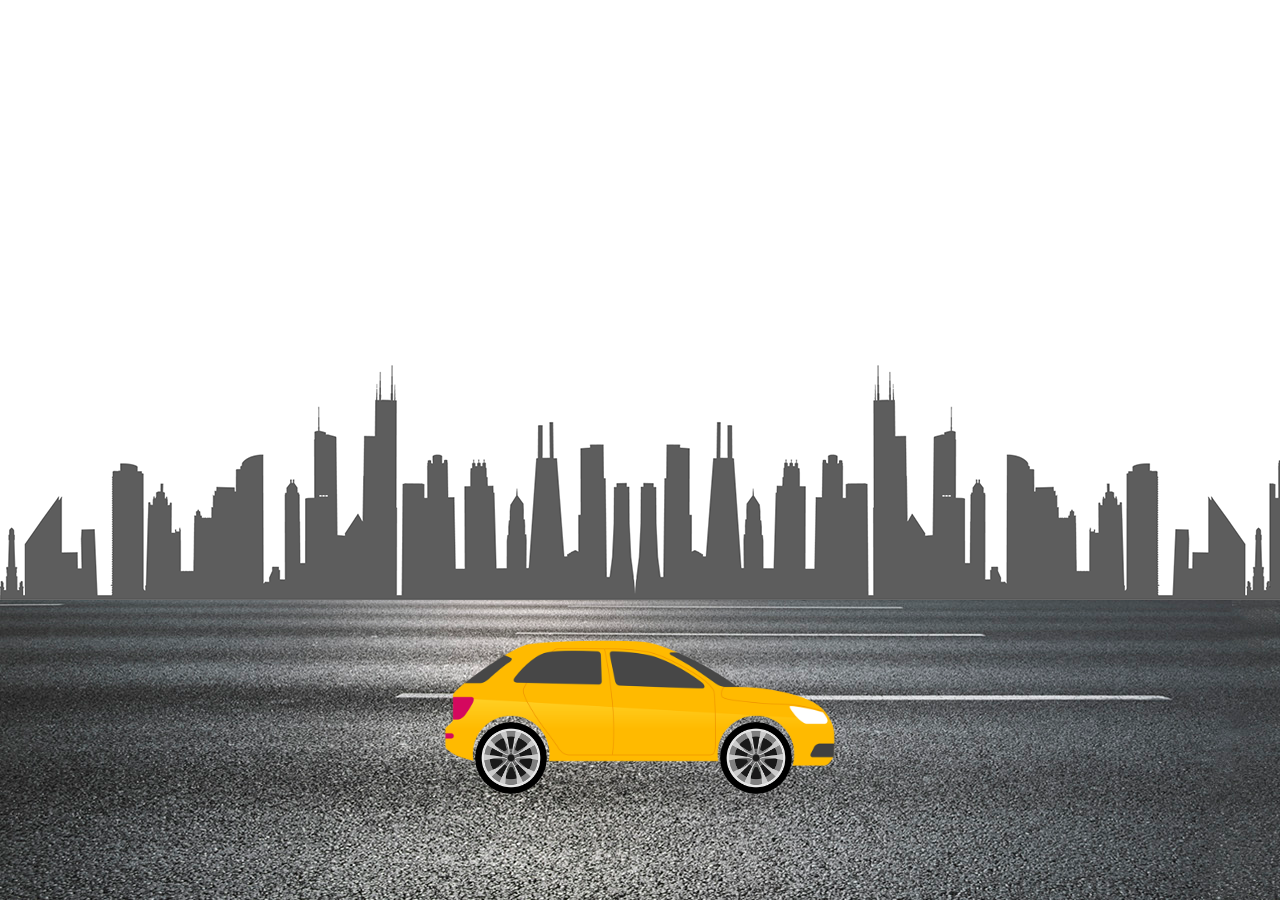
<file: assignments/assignment-04/CASE-06/index.html>
<!DOCTYPE html>
<html lang="en">
<head>
    <meta charset="UTF-8">
    <title>car-moving</title>
    <!--normalize.css-->
    <link rel="stylesheet" href="assets/style/normalize.css">

    <!--styles.css-->
    <link rel="stylesheet" href="assets/style/styles2.css">
</head>
<body>
<div class="road"></div>
<div class="building"></div>
<div class="car">
    <img src="assets/image/car.png">
</div>
<div class="wheel">
    <img src="assets/image/wheel.png" class="back">
    <img src="assets/image/wheel.png" class="front">
</div>
</body>
</html>
</file>
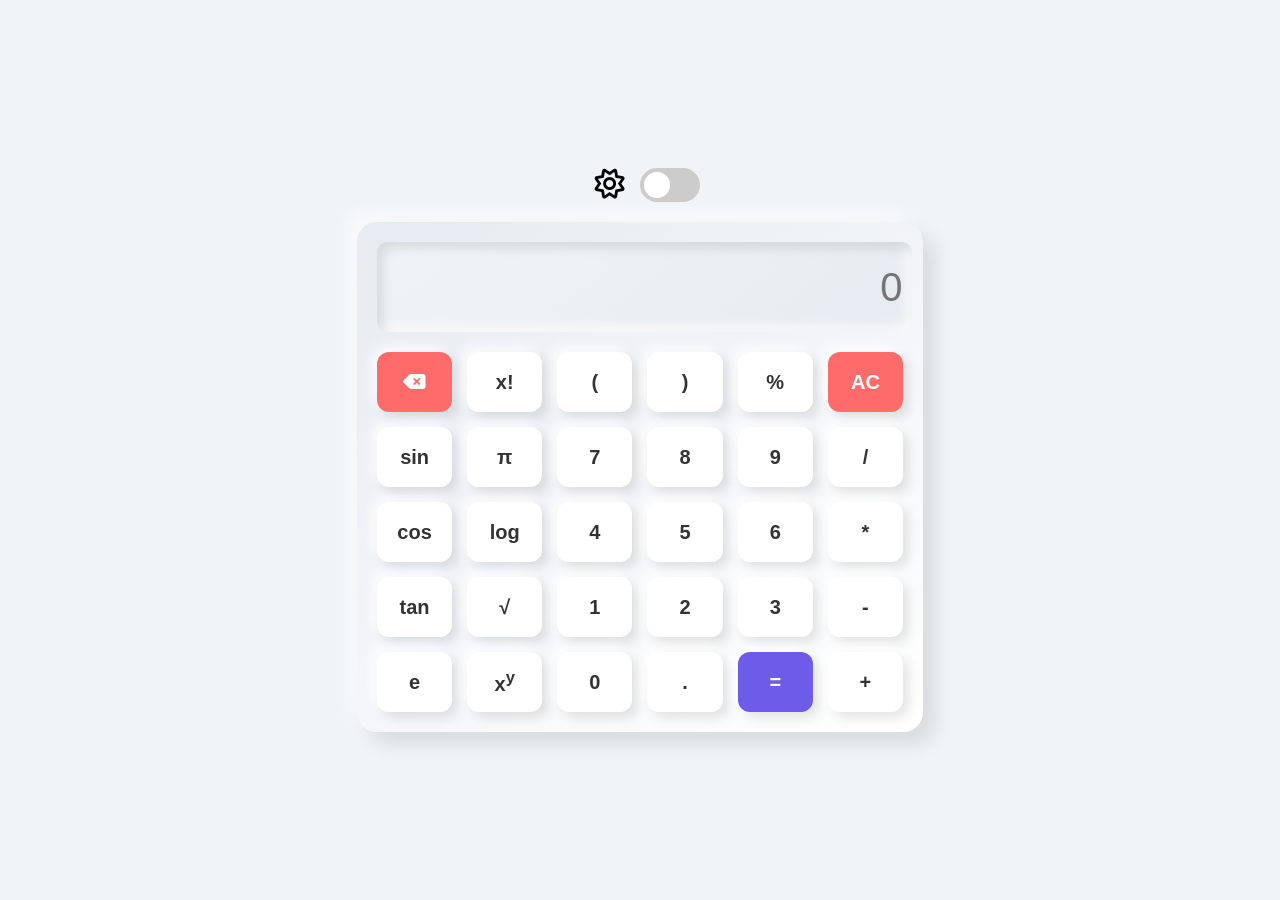
<file: assignments/calculator/src/index.html>
<!DOCTYPE html>
<html lang="en">
<head>
    <meta charset="UTF-8">
    <meta name="viewport" content="width=device-width, initial-scale=1.0">
    <title>Advanced Calculator</title>
    <!-- Custom CSS -->
    <link rel="stylesheet" href="styles/style.css">

    <!-- Font Awesome -->
    <link rel="stylesheet" href="https://cdnjs.cloudflare.com/ajax/libs/font-awesome/6.0.0-beta3/css/all.min.css">

    <!-- jQuery -->
    <script src="https://code.jquery.com/jquery-3.6.0.min.js"></script>
</head>
<body>

    <div class="switch-container">
        <div class="icon">
            <i class="fa-regular fa-sun" id="mode-icon"></i> <!-- Ensure you use 'fas' for solid icons -->
        </div>
        <label class="switch">
            <input type="checkbox" id="mode-toggle">
            <span class="slider round">
        </span>
        </label>
    </div>

    <div class="cal-container">
        <div class="cal-screen">
            <input id="cal-view" type="text" placeholder="0">
        </div>
        <div class="cal-keys">
            <div class="cal-row">
                <button class="clear-btn" id="backspace-btn">
                    <i class="fa-solid fa-delete-left"></i>
                </button>
                <button onclick="factorial()">x!</button>
                <button class="cal-key">(</button>
                <button class="cal-key">)</button>
                <button class="cal-key">%</button>
                <button class="clear-btn" id="clear-btn">AC</button>
            </div>
            <div class="cal-row">
                <button onclick="sin()">sin</button>
                <button onclick="pi()">π</button>
                <button class="cal-key">7</button>
                <button class="cal-key">8</button>
                <button class="cal-key">9</button>
                <button class="cal-key">/</button>
            </div>
            <div class="cal-row">
                <button onclick="cos()">cos</button>
                <button onclick="log()">log</button>
                <button class="cal-key">4</button>
                <button class="cal-key">5</button>
                <button class="cal-key">6</button>
                <button class="cal-key">*</button>
            </div>
            <div class="cal-row">
                <button onclick="tan()">tan</button>
                <button onclick="sqrt()">√</button>
                <button class="cal-key">1</button>
                <button class="cal-key">2</button>
                <button class="cal-key">3</button>
                <button class="cal-key">-</button>
            </div>
            <div class="cal-row">
                <button onclick="e()">e</button>
                <button onclick="pow()">x<sup>y</sup></button>
                <button class="cal-key">0</button>
                <button class="cal-key">.</button>
                <button class="equal-btn" id="equal-btn">=</button>
                <button class="cal-key">+</button>
            </div>
        </div>
    </div>

<script src="scripts/script.js"></script>
</body>
</html>
</file>
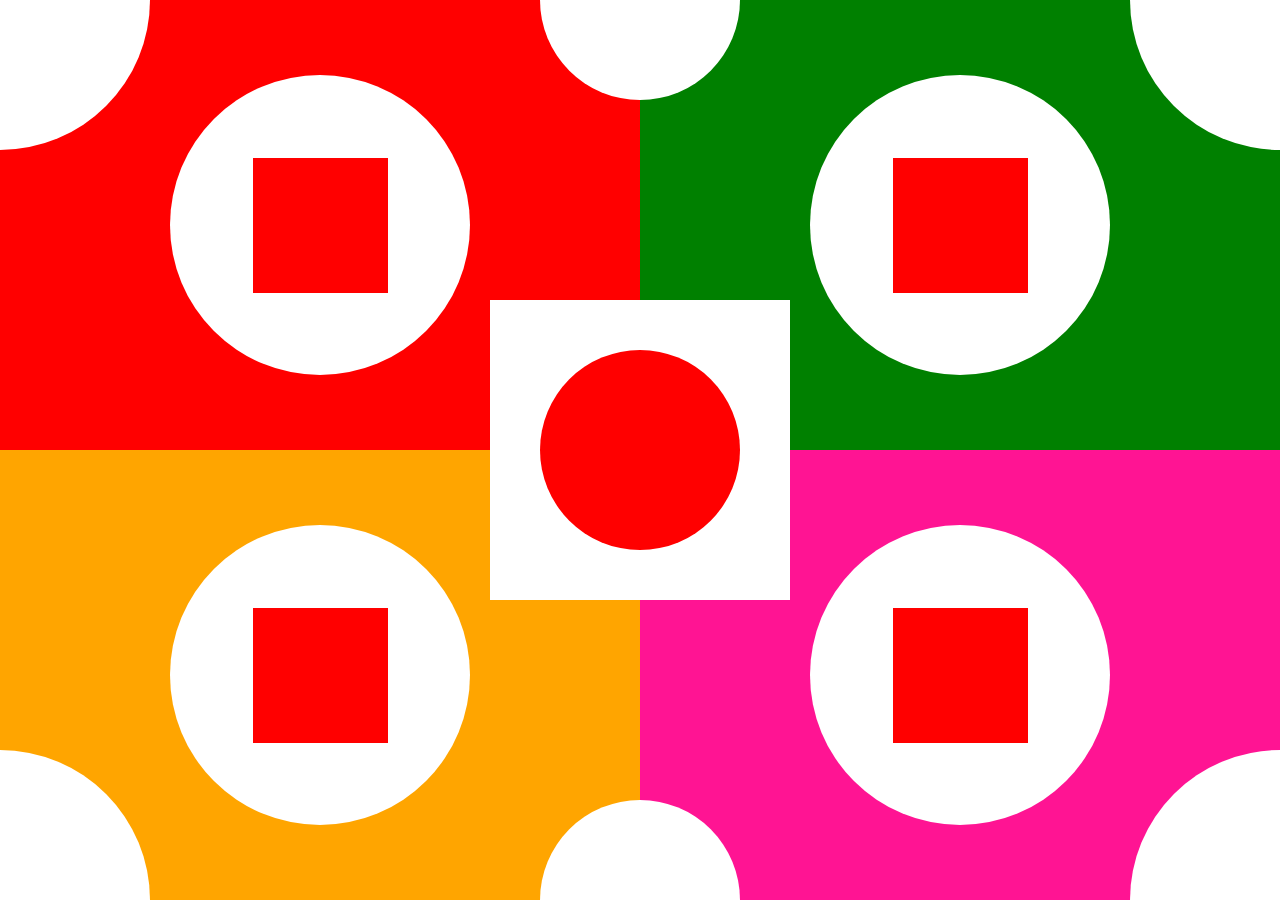
<file: assignments/assignment-03/CASE-01/case-01.html>
<!DOCTYPE html>
<html lang="en">
<head>
    <meta charset="UTF-8">
    <meta name="viewport" content="width=device-width, initial-scale=1.0">
    <title>case-01</title>
    <link rel="stylesheet" href="../assets/styles/normalize.css">
    <style>
        body, html {
            margin: 0;
            padding: 0;
            height: 100%;
            display: flex;
            justify-content: center;
            align-items: center;
            overflow: hidden;
        }
        .container {
            position: relative;
            width: 100vw;
            height: 100vh;
            display: flex;
            flex-wrap: wrap;
        }
        .quadrant {
            position: relative;
            width: 50%;
            height: 50%;
            display: flex;
            justify-content: center;
            align-items: center;
        }
        .quadrant.red { background-color: red; }
        .quadrant.green { background-color: green; }
        .quadrant.orange { background-color: orange; }
        .quadrant.pink { background-color: deeppink; }

        .circle {
            position: absolute;
            width: 300px;
            height: 300px;
            background-color: white;
            border-radius: 50%;
            display: flex;
            justify-content: center;
            align-items: center;
        }

        .square {
            width: 45%;
            height: 45%;
            background-color: red;
        }

        .center-square {
            position: absolute;
            top: 50%;
            left: 50%;
            transform: translate(-50%, -50%);
            width: 300px;
            height: 300px;
            background-color: white;
            display: flex;
            justify-content: center;
            align-items: center;
        }

        .center-square .circle {
            width: 200px;
            height: 200px;
            background-color: red;
            border-radius: 50%;
        }

        .left-top-corner-quarter-circle {
            position: absolute;
            top: 0;
            left: 0;
            width: 150px;
            height: 150px;
            background-color: white;
            border-radius:0 0 100% 0  ;
        }

        .right-top-corner-quarter-circle {
            position: absolute;
            top: 0;
            right: 0;
            width: 150px;
            height: 150px;
            background-color: white;
            border-radius: 0 0 0 100%;
        }

        .left-bottom-corner-quarter-circle {
            position: absolute;
            bottom: 0;
            left: 0;
            width: 150px;
            height: 150px;
            background-color: white;
            border-radius: 0 100% 0 0;
        }


        .right-bottom-corner-quarter-circle {
            position: absolute;
            bottom: 0;
            right: 0;
            width: 150px;
            height: 150px;
            background-color: white;
            border-radius: 100% 0 0 0;
        }

        .left-top-corner-quarter-circle-in {
            position: absolute;
            top: 0;
            left: 0;
            width: 100px;
            height: 100px;
            background-color: white;
            border-radius:0 0 100% 0  ;
        }

        .right-top-corner-quarter-circle-in {
            position: absolute;
            top: 0;
            right: 0;
            width: 100px;
            height: 100px;
            background-color: white;
            border-radius: 0 0 0 100%;
        }

        .left-bottom-corner-quarter-circle-in {
            position: absolute;
            bottom: 0;
            left: 0;
            width: 100px;
            height: 100px;
            background-color: white;
            border-radius: 0 100% 0 0;
        }

        .right-bottom-corner-quarter-circle-in {
            position: absolute;
            bottom: 0;
            right: 0;
            width: 100px;
            height: 100px;
            background-color: white;
            border-radius: 100% 0 0 0;
        }




    </style>
</head>
<body>
<div class="container">
    <div class="quadrant red">
        <div class="right-top-corner-quarter-circle-in"></div>
        <div class="circle">
            <div class="square"></div>
        </div>
    </div>
    <div class="quadrant green">
        <div class="left-top-corner-quarter-circle-in"></div>
        <div class="circle">
            <div class="square"></div>
        </div>
    </div>
    <div class="quadrant orange">
        <div class="right-bottom-corner-quarter-circle-in"></div>
        <div class="circle">
            <div class="square"></div>
        </div>
    </div>
    <div class="quadrant pink">
        <div class="left-bottom-corner-quarter-circle-in"></div>
        <div class="circle">
            <div class="square"></div>
        </div>
    </div>
    <div class="center-square">
        <div class="circle"></div>
    </div>

    <div class="left-top-corner-quarter-circle"></div>
    <div class="right-top-corner-quarter-circle"></div>
    <div class="left-bottom-corner-quarter-circle"></div>
    <div class="right-bottom-corner-quarter-circle"></div>

</div>
</body>
</html>
</file>
<file: assignments/assignment-04/CASE-06/assets/style/styles2.css>
*
{
    margin: 0;
    padding: 0;
}

.background
{
    height: 100vh;
    width: 100%;
    background-image: url("../image/sky.jpg");
    position: relative;
    background-position: center;
    background-size: cover;
    overflow-x: hidden;
}

.road
{
    height: 300px;
    width: 1000%;
    display: block;
    background-image: url("../image/road.jpg");
    position: absolute;
    bottom: 0;
    left: 0;
    right: 0;
    z-index: 1;
    background-repeat: repeat-x;
    animation: road 10s linear infinite;
    animation-delay: 3s;
}

@keyframes road
{
    100%{
        transform: translateX(-3400px);
    }
}

.building
{
    height: 350px;
    width: 1000%;
    display: block;
    background-image: url("../image/city.png");
    position: absolute;
    bottom: 200px;
    left: 0;
    right: 0;
    z-index: 1;
    background-repeat: repeat-x;
    animation: road 40s linear infinite;
    animation-delay: 3s;
}

@keyframes building
{
    100%{
        transform: translateX(-1400px);
    }
}

.car
{
    width: 400px;
    left: 50%;
    bottom: 100px;
    transform: translateX(-50%);
    position: absolute;
    z-index: 2;
}

.car img
{
    width: 100%;
    animation: car 1s linear infinite;
    animation-delay: 3s;
}

@keyframes car {
    100%{
        transform: translateY(-1px);
    }

    50%{
        transform: translateY(1px);
    }

    0%{
        transform: translateY(-1px);
    }
}

.wheel
{
    left: 50%;
    bottom: 178px;
    transform: translateX(-50%);
    position: absolute;
    z-index: 2;

}

.wheel img
{
    width: 72px;
    height: 72px;
    animation: wheel 1s linear infinite;
    animation-delay: 3s;
}

.back
{
    left: -165px;
    position: absolute;
}

.front
{
    left: 80px;
    position: absolute;
}

@keyframes wheel
{
    100% {
        transform: rotate(360deg);
    }
}
</file>
<file: assignments/calculator/src/styles/style.css>
body {
    padding: 0;
    margin: 0;
    display: flex;
    justify-content: center;
    align-items: center;
    flex-direction: column;
    min-height: 100vh;
    background-color: #f0f4f7;
    font-family: 'Roboto', sans-serif;
}

.cal-container {
    width: fit-content;
    padding: 20px;
    background: linear-gradient(145deg, #e6ebf1, #ffffff);
    border-radius: 20px;
    box-shadow: 12px 12px 20px rgba(0, 0, 0, 0.1), -12px -12px 20px rgba(255, 255, 255, 0.5);
}

.cal-screen {
    margin-bottom: 20px;
}

/* Light mode styles for cal-view */
.cal-screen #cal-view {
    width: 98%;
    height: 70px;
    font-size: 40px;
    padding: 10px;
    text-align: right;
    border: none;
    border-radius: 10px;
    background: linear-gradient(145deg, #f0f4f7, #e6ebf1); /* Light background */
    box-shadow: inset 6px 6px 12px rgba(0, 0, 0, 0.1), inset -6px -6px 12px rgba(255, 255, 255, 0.7);
    color: #333; /* Dark text */
    margin: 0 auto;
}

.cal-keys {
    display: grid;
    grid-template-columns: repeat(6, 1fr);
    gap: 15px;
}

.cal-row {
    display: contents;
}

/* Base button styles */
button {
    width: 100%;
    height: 60px;
    font-size: 20px;
    font-weight: bold;
    border: none;
    border-radius: 12px;
    cursor: pointer;
    transition: all 0.2s ease-in-out;
}

/* Light mode button styles */
button {
    background-color: #ffffff; /* Light background for buttons */
    color: #333; /* Dark text for buttons */
    box-shadow: 6px 6px 12px rgba(0, 0, 0, 0.1), -6px -6px 12px rgba(255, 255, 255, 0.7);
}

button:hover {
    background-color: #dce3ec; /* Light hover effect */
}

button:active {
    box-shadow: inset 6px 6px 12px rgba(0, 0, 0, 0.1), inset -6px -6px 12px rgba(255, 255, 255, 0.7);
}
/* Dark mode button styles */
body.dark-mode button {
    background-color: #444; /* Darker background for buttons */
    color: #fff; /* White text for buttons */
    box-shadow: 6px 6px 12px rgba(0, 0, 0, 0.2), -6px -6px 12px rgba(255, 255, 255, 0.1);
}

body.dark-mode button:hover {
    background-color: #555; /* Slightly lighter on hover */
}

body.dark-mode button:active {
    background-color: #666; /* Darker active state */
}

/* Clear buttons */
.cal-keys button.clear-btn {
    background-color: #ff6b6b !important; /* Keep the same for clear button */
    color: white !important;
}

.cal-keys button.clear-btn:hover {
    background-color: #ff5252 !important; /* Keep the same for hover */
}

body.dark-mode .cal-keys button.clear-btn {
    background-color: #ff6b6b !important; /* Keep the same for clear button in dark mode */
}

/* Equal button */
.cal-keys button.equal-btn {
    background-color: #6c5ce7 !important; /* Keep the same for equal button */
    color: white !important;
}

.cal-keys button.equal-btn:hover {
    background-color: #5b4cde !important; /* Keep the same for hover */
}

body.dark-mode .cal-keys button.equal-btn {
    background-color: #6c5ce7 !important; /* Keep the same for equal button in dark mode */
}

/* The switch - the box around the slider */
.switch {
    position: relative;
    display: inline-block;
    width: 60px;
    height: 34px;
}

/* Hide default HTML checkbox */
.switch input {
    opacity: 0;
    width: 0;
    height: 0;
}

/* The slider */
.slider {
    position: absolute;
    cursor: pointer;
    top: 0;
    left: 0;
    right: 0;
    bottom: 0;
    background-color: #ccc;
    transition: .4s;
}

.slider:before {
    position: absolute;
    content: "";
    height: 26px;
    width: 26px;
    left: 4px;
    bottom: 4px;
    background-color: white;
    transition: .4s;
}

input:checked + .slider {
    background-color: #696c6e;
}

input:focus + .slider {
    box-shadow: 0 0 1px #2196F3;
}

input:checked + .slider:before {
    transform: translateX(26px);
}

/* Rounded sliders */
.slider.round {
    border-radius: 34px;
}

.slider.round:before {
    border-radius: 50%;
}

body.dark-mode {
    background-color: #333232;
    color: white;
}

.cal-container.dark-mode {
    background: linear-gradient(145deg, #363535, #2a2727);
    box-shadow: 12px 12px 20px rgba(98, 95, 95, 0.5), -12px -12px 20px rgba(255, 255, 255, 0.2);
}

input.dark-mode {
    background: linear-gradient(145deg, #2e2e2e, #3c3c3c);
    color: white;
    border: none;
}

/* Update dark mode for the input field */
.cal-screen #cal-view.dark-mode {
    background: linear-gradient(145deg, #2e2e2e, #3c3c3c); /* Darker background */
    color: #fff; /* White text */
}

/* Adjust shadow for input and buttons in dark mode */
.cal-container.dark-mode {
    box-shadow: 12px 12px 20px rgba(0, 0, 0, 0.5), -12px -12px 20px rgba(255, 255, 255, 0.1); /* Adjust shadows */
}

/* Additional styles for dark mode */
body.dark-mode {
    background-color: #3a3939; /* Darker background for body */
    color: #e0e0e0; /* Light gray text */
}

button:active {
    background-color: #555; /* Keep active state consistent */
}

/* Dark mode styles for cal-view */
body.dark-mode .cal-screen #cal-view {
    background: linear-gradient(145deg, #2e2e2e, #3c3c3c); /* Darker background */
    color: #fff; /* White text */
    border: none; /* No border in dark mode */
}

/* Optional: Add box shadow adjustments for dark mode */
body.dark-mode .cal-screen #cal-view {
    box-shadow: inset 6px 6px 12px rgba(0, 0, 0, 0.5), inset -6px -6px 12px rgba(255, 255, 255, 0.2); /* Darker shadows */
}

.switch-container {
    display: grid;
    grid-template-columns: 1fr 1fr;
    align-items: center;
    padding-bottom: 20px;
    justify-items: center;
}

.icon {
    font-size: 30px;
}
</file>
